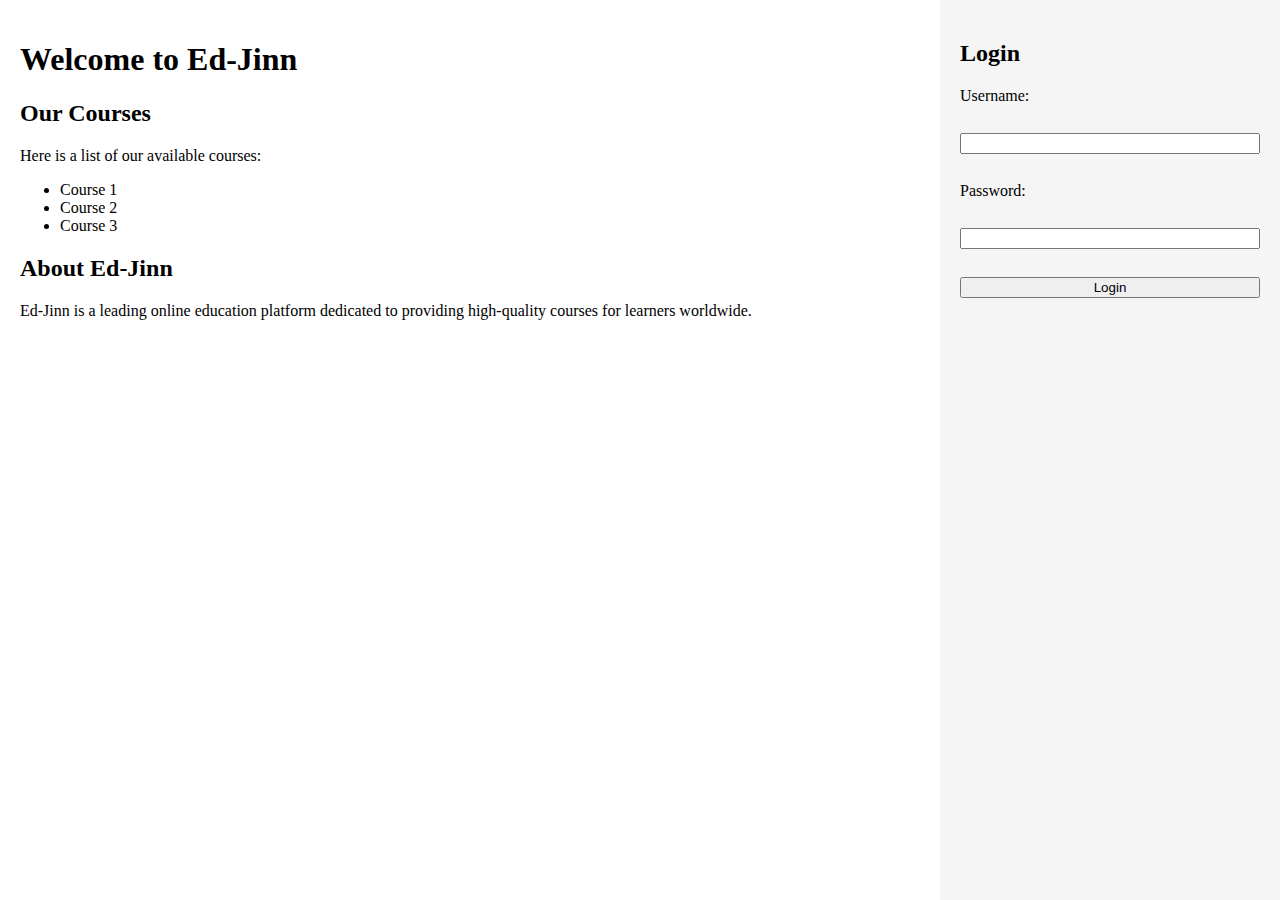
<file: index.html>
<!DOCTYPE html>
<html lang="en">
<head>
    <meta charset="UTF-8">
    <meta http-equiv="X-UA-Compatible" content="IE=edge">
    <meta name="viewport" content="width=device-width, initial-scale=1.0">
    <title>Ed-Jinn</title>
    <link rel="stylesheet" href="/css/indexstyle.css">
</head>
<body>
    <div id="content">
        <header>
            <h1>Welcome to Ed-Jinn</h1>
        </header>

        <section id="courses">
            <h2>Our Courses</h2>
            <p>Here is a list of our available courses:</p>
            <ul>
                <li>Course 1</li>
                <li>Course 2</li>
                <li>Course 3</li>
            </ul>
        </section>

        <section id="about">
            <h2>About Ed-Jinn</h2>
            <p>Ed-Jinn is a leading online education platform dedicated to providing high-quality courses for learners worldwide.</p>
        </section>
    </div>

    <div id="login">
        <h2>Login</h2>
        <form>
            <label for="username">Username:</label><br>
            <input type="text" id="username" name="username"><br>
            <label for="password">Password:</label><br>
            <input type="password" id="password" name="password"><br>
            <input type="submit" value="Login">
        </form>
    </div>
</body>
</html>
</file>
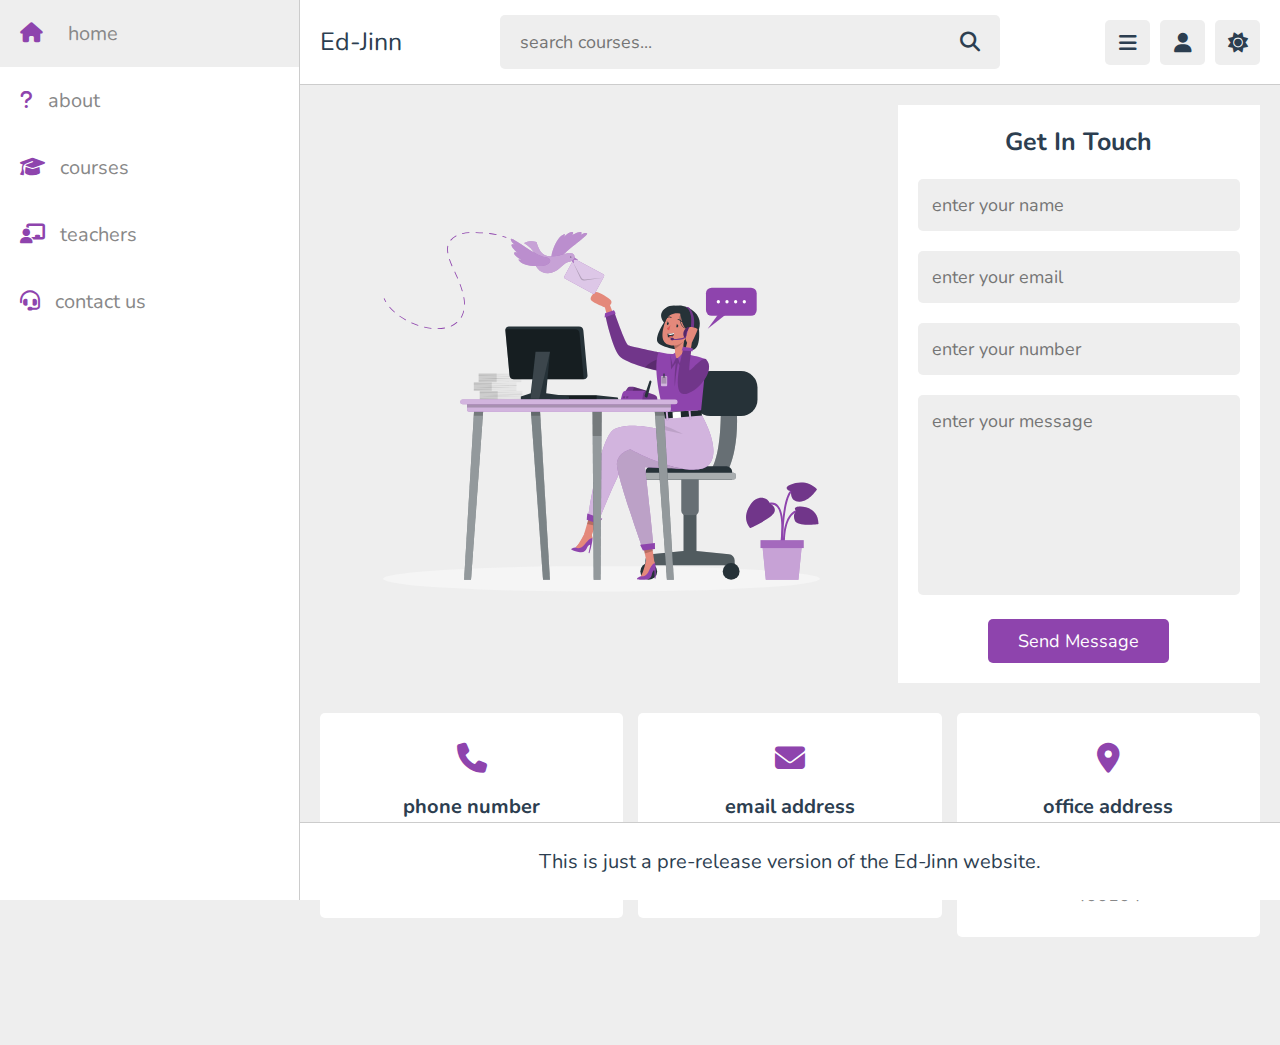
<file: contact.html>
<!DOCTYPE html>
<html lang="en">
<head>
   <meta charset="UTF-8">
   <meta http-equiv="X-UA-Compatible" content="IE=edge">
   <meta name="viewport" content="width=device-width, initial-scale=1.0">
   <title>contact us</title>

   <!-- font awesome cdn link  -->
   <link rel="stylesheet" href="https://cdnjs.cloudflare.com/ajax/libs/font-awesome/6.1.2/css/all.min.css">

   <!-- custom css file link  -->
   <link rel="stylesheet" href="css/style.css">

</head>
<body>

<header class="header">
   
   <section class="flex">

      <a href="home.html" class="logo">Ed-Jinn</a>

      <form action="search.html" method="post" class="search-form">
         <input type="text" name="search_box" required placeholder="search courses..." maxlength="100">
         <button type="submit" class="fas fa-search"></button>
      </form>

      <div class="icons">
         <div id="menu-btn" class="fas fa-bars"></div>
         <div id="search-btn" class="fas fa-search"></div>
         <div id="user-btn" class="fas fa-user"></div>
         <div id="toggle-btn" class="fas fa-sun"></div>
      </div>

     

   </section>

</header>   

<div class="side-bar">

   <div id="close-btn">
      <i class="fas fa-times"></i>
   </div>

   

   <nav class="navbar">
      <a href="home.html"><i class="fas fa-home"></i><span>home</span></a>
      <a href="about.html"><i class="fas fa-question"></i><span>about</span></a>
      <a href="courses.html"><i class="fas fa-graduation-cap"></i><span>courses</span></a>
      <a href="teachers.html"><i class="fas fa-chalkboard-user"></i><span>teachers</span></a>
      <a href="contact.html"><i class="fas fa-headset"></i><span>contact us</span></a>
   </nav>

</div>

<section class="contact">

   <div class="row">

      <div class="image">
         <img src="images/contact-img.svg" alt="">
      </div>

      <form action="" method="post">
         <h3>get in touch</h3>
         <input type="text" placeholder="enter your name" name="name" required maxlength="50" class="box">
         <input type="email" placeholder="enter your email" name="email" required maxlength="50" class="box">
         <input type="number" placeholder="enter your number" name="number" required maxlength="50" class="box">
         <textarea name="msg" class="box" placeholder="enter your message" required maxlength="1000" cols="30" rows="10"></textarea>
         <input type="submit" value="send message" class="inline-btn" name="submit">
      </form>

   </div>

   <div class="box-container">

      <div class="box">
         <i class="fas fa-phone"></i>
         <h3>phone number</h3>
         <a href="tel:1234567890">123-456-7890</a>
         <a href="tel:1112223333">111-222-3333</a>
      </div>
      
      <div class="box">
         <i class="fas fa-envelope"></i>
         <h3>email address</h3>
         <a href="mailto:shaikhanas@gmail.com">shaikhanas@gmail.come</a>
         <a href="mailto:anasbhai@gmail.com">anasbhai@gmail.come</a>
      </div>

      <div class="box">
         <i class="fas fa-map-marker-alt"></i>
         <h3>office address</h3>
         <a href="#">flat no. 1, a-1 building, jogeshwari, mumbai, india - 400104</a>
      </div>

   </div>

</section>














<footer class="footer">

   This is just a pre-release version of the Ed-Jinn website. 

</footer>

<!-- custom js file link  -->
<script src="js/script.js"></script>

   
</body>
</html>
</file>
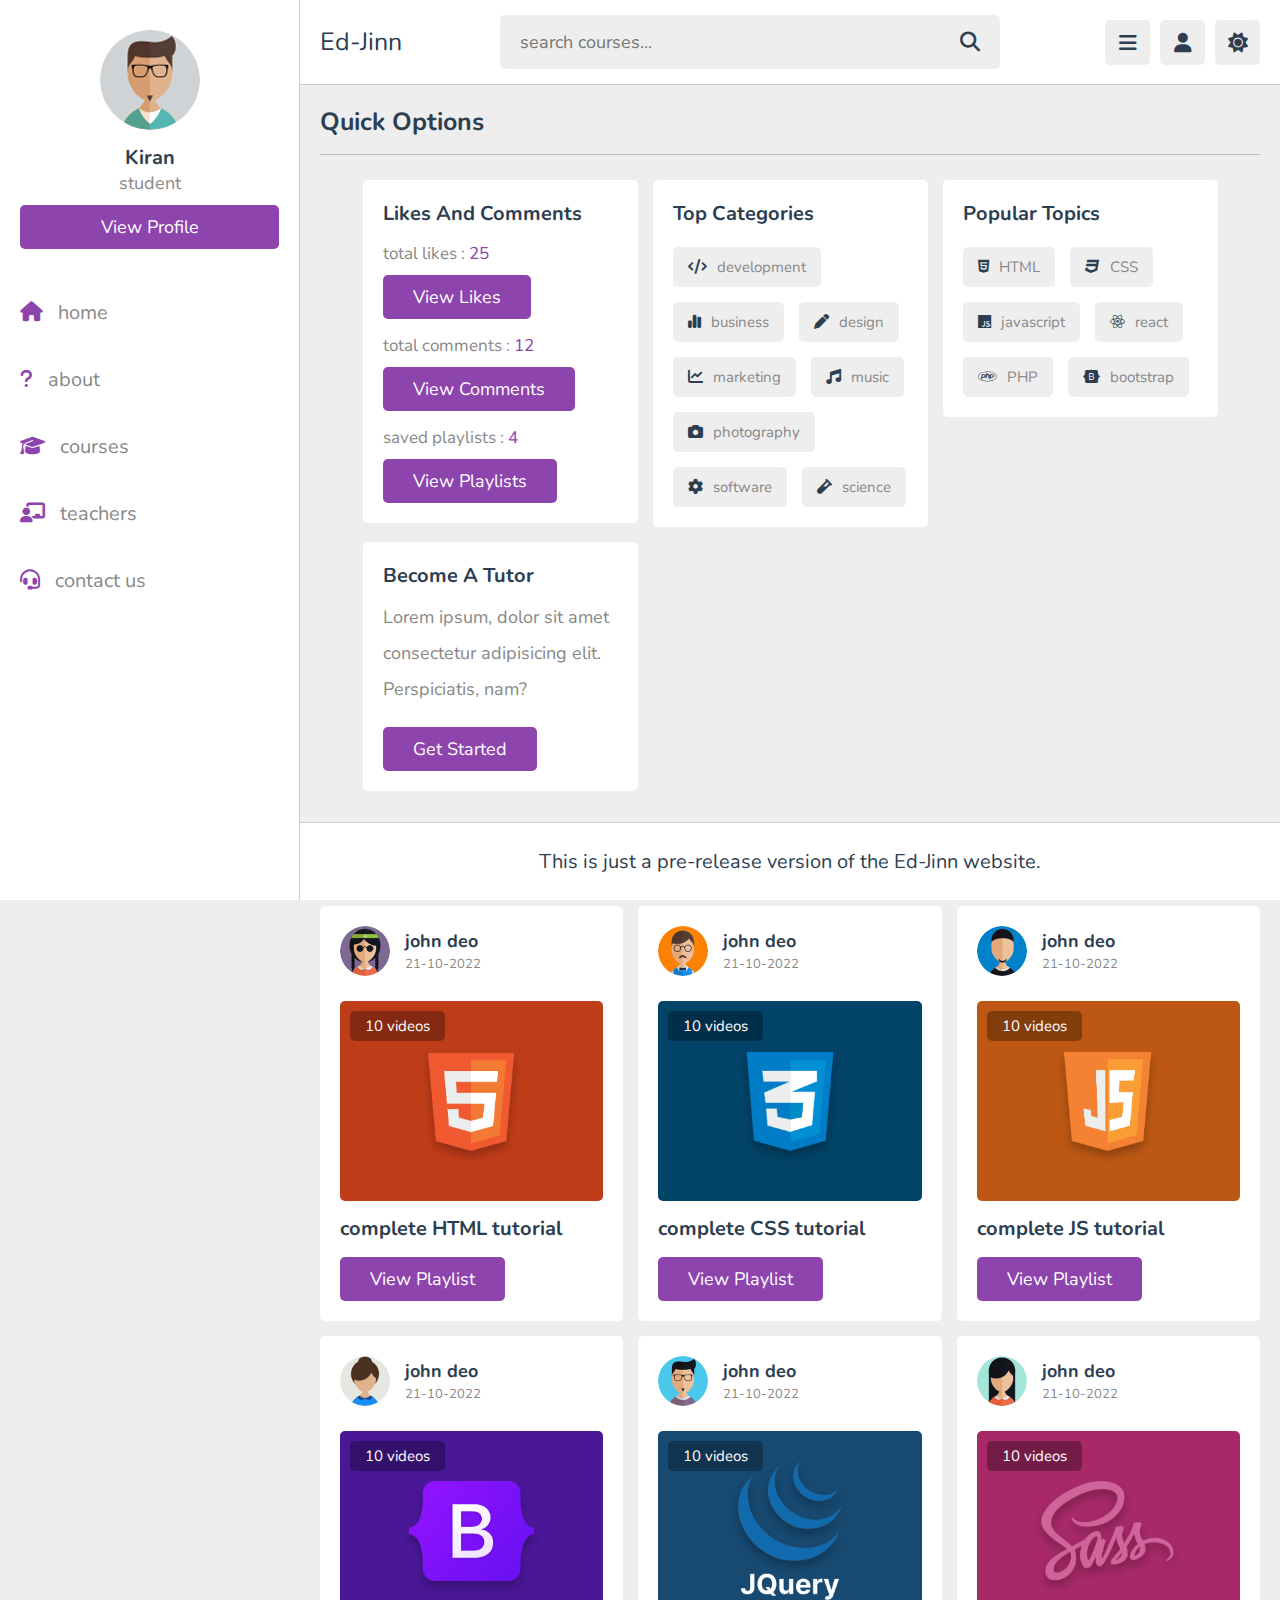
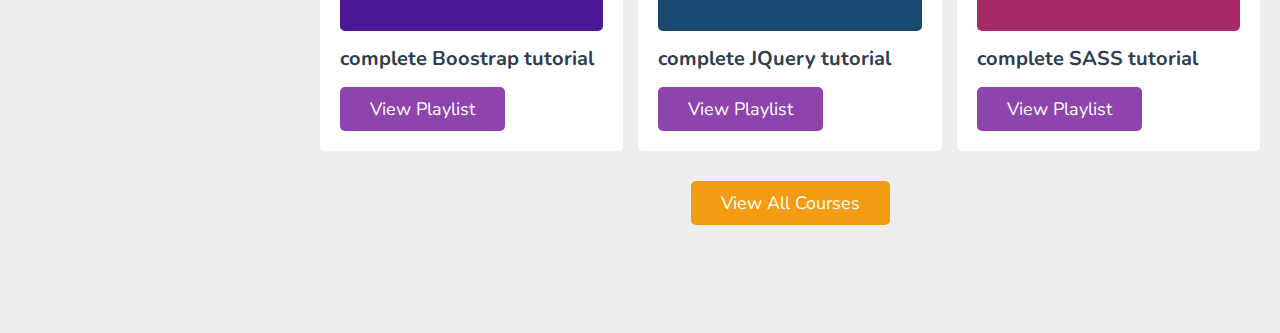
<file: home.html>
<!DOCTYPE html>
<html lang="en">
<head>
   <meta charset="UTF-8">
   <meta http-equiv="X-UA-Compatible" content="IE=edge">
   <meta name="viewport" content="width=device-width, initial-scale=1.0">
   <title>home</title>

   <!-- font awesome cdn link  -->
   <link rel="stylesheet" href="https://cdnjs.cloudflare.com/ajax/libs/font-awesome/6.1.2/css/all.min.css">

   <!-- custom css file link  -->
   <link rel="stylesheet" href="css/style.css">

</head>
<body>

<header class="header">
   
   <section class="flex">

      <a href="home.html" class="logo">Ed-Jinn</a>

      <form action="search.html" method="post" class="search-form">
         <input type="text" name="search_box" required placeholder="search courses..." maxlength="100">
         <button type="submit" class="fas fa-search"></button>
      </form>

      <div class="icons">
         <div id="menu-btn" class="fas fa-bars"></div>
         <div id="search-btn" class="fas fa-search"></div>
         <div id="user-btn" class="fas fa-user"></div>
         <div id="toggle-btn" class="fas fa-sun"></div>
      </div>

      <div class="profile">
         <img src="images/pic-1.jpg" class="image" alt="">
         <h3 class="name">shaikh anas</h3>
         <p class="role">studen</p>
         <a href="profile.html" class="btn">view profile</a>
         <div class="flex-btn">
            <a href="login.html" class="option-btn">login</a>
            <a href="register.html" class="option-btn">register</a>
         </div>
      </div>

   </section>

</header>   

<div class="side-bar">

   <div id="close-btn">
      <i class="fas fa-times"></i>
   </div>

   <div class="profile">
      <img src="images/pic-1.jpg" class="image" alt="">
      <h3 class="name">Kiran</h3>
      <p class="role">student</p>
      <a href="profile.html" class="btn">view profile</a>
   </div>

   <nav class="navbar">
      <a href="home.html"><i class="fas fa-home"></i><span>home</span></a>
      <a href="about.html"><i class="fas fa-question"></i><span>about</span></a>
      <a href="courses.html"><i class="fas fa-graduation-cap"></i><span>courses</span></a>
      <a href="teachers.html"><i class="fas fa-chalkboard-user"></i><span>teachers</span></a>
      <a href="contact.html"><i class="fas fa-headset"></i><span>contact us</span></a>
   </nav>

</div>

<section class="home-grid">

   <h1 class="heading">quick options</h1>

   <div class="box-container">

      <div class="box">
         <h3 class="title">likes and comments</h3>
         <p class="likes">total likes : <span>25</span></p>
         <a href="#" class="inline-btn">view likes</a>
         <p class="likes">total comments : <span>12</span></p>
         <a href="#" class="inline-btn">view comments</a>
         <p class="likes">saved playlists : <span>4</span></p>
         <a href="#" class="inline-btn">view playlists</a>
      </div>

      <div class="box">
         <h3 class="title">top categories</h3>
         <div class="flex">
            <a href="#"><i class="fas fa-code"></i><span>development</span></a>
            <a href="#"><i class="fas fa-chart-simple"></i><span>business</span></a>
            <a href="#"><i class="fas fa-pen"></i><span>design</span></a>
            <a href="#"><i class="fas fa-chart-line"></i><span>marketing</span></a>
            <a href="#"><i class="fas fa-music"></i><span>music</span></a>
            <a href="#"><i class="fas fa-camera"></i><span>photography</span></a>
            <a href="#"><i class="fas fa-cog"></i><span>software</span></a>
            <a href="#"><i class="fas fa-vial"></i><span>science</span></a>
         </div>
      </div>

      <div class="box">
         <h3 class="title">popular topics</h3>
         <div class="flex">
            <a href="#"><i class="fab fa-html5"></i><span>HTML</span></a>
            <a href="#"><i class="fab fa-css3"></i><span>CSS</span></a>
            <a href="#"><i class="fab fa-js"></i><span>javascript</span></a>
            <a href="#"><i class="fab fa-react"></i><span>react</span></a>
            <a href="#"><i class="fab fa-php"></i><span>PHP</span></a>
            <a href="#"><i class="fab fa-bootstrap"></i><span>bootstrap</span></a>
         </div>
      </div>

      <div class="box">
         <h3 class="title">become a tutor</h3>
         <p class="tutor">Lorem ipsum, dolor sit amet consectetur adipisicing elit. Perspiciatis, nam?</p>
         <a href="teachers.html" class="inline-btn">get started</a>
      </div>

   </div>

</section>



<section class="courses">

   <h1 class="heading">our courses</h1>

   <div class="box-container">

      <div class="box">
         <div class="tutor">
            <img src="images/pic-2.jpg" alt="">
            <div class="info">
               <h3>john deo</h3>
               <span>21-10-2022</span>
            </div>
         </div>
         <div class="thumb">
            <img src="images/thumb-1.png" alt="">
            <span>10 videos</span>
         </div>
         <h3 class="title">complete HTML tutorial</h3>
         <a href="playlist.html" class="inline-btn">view playlist</a>
      </div>

      <div class="box">
         <div class="tutor">
            <img src="images/pic-3.jpg" alt="">
            <div class="info">
               <h3>john deo</h3>
               <span>21-10-2022</span>
            </div>
         </div>
         <div class="thumb">
            <img src="images/thumb-2.png" alt="">
            <span>10 videos</span>
         </div>
         <h3 class="title">complete CSS tutorial</h3>
         <a href="playlist.html" class="inline-btn">view playlist</a>
      </div>

      <div class="box">
         <div class="tutor">
            <img src="images/pic-4.jpg" alt="">
            <div class="info">
               <h3>john deo</h3>
               <span>21-10-2022</span>
            </div>
         </div>
         <div class="thumb">
            <img src="images/thumb-3.png" alt="">
            <span>10 videos</span>
         </div>
         <h3 class="title">complete JS tutorial</h3>
         <a href="playlist.html" class="inline-btn">view playlist</a>
      </div>

      <div class="box">
         <div class="tutor">
            <img src="images/pic-5.jpg" alt="">
            <div class="info">
               <h3>john deo</h3>
               <span>21-10-2022</span>
            </div>
         </div>
         <div class="thumb">
            <img src="images/thumb-4.png" alt="">
            <span>10 videos</span>
         </div>
         <h3 class="title">complete Boostrap tutorial</h3>
         <a href="playlist.html" class="inline-btn">view playlist</a>
      </div>

      <div class="box">
         <div class="tutor">
            <img src="images/pic-6.jpg" alt="">
            <div class="info">
               <h3>john deo</h3>
               <span>21-10-2022</span>
            </div>
         </div>
         <div class="thumb">
            <img src="images/thumb-5.png" alt="">
            <span>10 videos</span>
         </div>
         <h3 class="title">complete JQuery tutorial</h3>
         <a href="playlist.html" class="inline-btn">view playlist</a>
      </div>

      <div class="box">
         <div class="tutor">
            <img src="images/pic-7.jpg" alt="">
            <div class="info">
               <h3>john deo</h3>
               <span>21-10-2022</span>
            </div>
         </div>
         <div class="thumb">
            <img src="images/thumb-6.png" alt="">
            <span>10 videos</span>
         </div>
         <h3 class="title">complete SASS tutorial</h3>
         <a href="playlist.html" class="inline-btn">view playlist</a>
      </div>

   </div>

   <div class="more-btn">
      <a href="courses.html" class="inline-option-btn">view all courses</a>
   </div>

</section>















<footer class="footer">

   This is just a pre-release version of the Ed-Jinn website. 

</footer>

<!-- custom js file link  -->
<script src="js/script.js"></script>

   
</body>
</html>
</file>
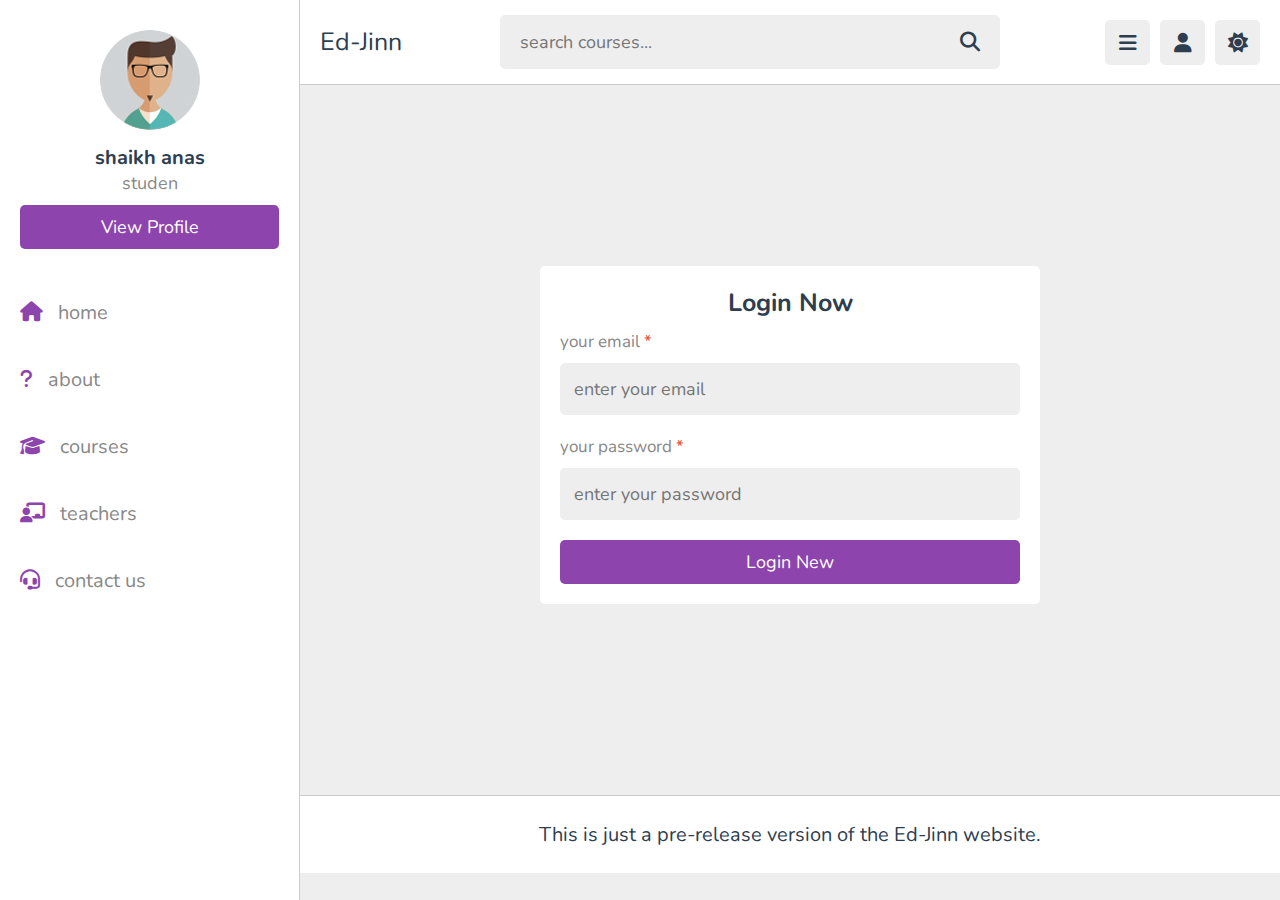
<file: login.html>
<!DOCTYPE html>
<html lang="en">
<head>
   <meta charset="UTF-8">
   <meta http-equiv="X-UA-Compatible" content="IE=edge">
   <meta name="viewport" content="width=device-width, initial-scale=1.0">
   <title>login</title>

   <!-- font awesome cdn link  -->
   <link rel="stylesheet" href="https://cdnjs.cloudflare.com/ajax/libs/font-awesome/6.1.2/css/all.min.css">

   <!-- custom css file link  -->
   <link rel="stylesheet" href="css/style.css">

</head>
<body>

<header class="header">
   
   <section class="flex">

      <a href="home.html" class="logo">Ed-Jinn</a>

      <form action="search.html" method="post" class="search-form">
         <input type="text" name="search_box" required placeholder="search courses..." maxlength="100">
         <button type="submit" class="fas fa-search"></button>
      </form>

      <div class="icons">
         <div id="menu-btn" class="fas fa-bars"></div>
         <div id="search-btn" class="fas fa-search"></div>
         <div id="user-btn" class="fas fa-user"></div>
         <div id="toggle-btn" class="fas fa-sun"></div>
      </div>

      <div class="profile">
         <img src="images/pic-1.jpg" class="image" alt="">
         <h3 class="name">shaikh anas</h3>
         <p class="role">studen</p>
         <a href="profile.html" class="btn">view profile</a>
         <div class="flex-btn">
            <a href="login.html" class="option-btn">login</a>
            <a href="register.html" class="option-btn">register</a>
         </div>
      </div>

   </section>

</header>   

<div class="side-bar">

   <div id="close-btn">
      <i class="fas fa-times"></i>
   </div>

   <div class="profile">
      <img src="images/pic-1.jpg" class="image" alt="">
      <h3 class="name">shaikh anas</h3>
      <p class="role">studen</p>
      <a href="profile.html" class="btn">view profile</a>
   </div>

   <nav class="navbar">
      <a href="home.html"><i class="fas fa-home"></i><span>home</span></a>
      <a href="about.html"><i class="fas fa-question"></i><span>about</span></a>
      <a href="courses.html"><i class="fas fa-graduation-cap"></i><span>courses</span></a>
      <a href="teachers.html"><i class="fas fa-chalkboard-user"></i><span>teachers</span></a>
      <a href="contact.html"><i class="fas fa-headset"></i><span>contact us</span></a>
   </nav>

</div>

<section class="form-container">

   <form action="" method="post" enctype="multipart/form-data">
      <h3>login now</h3>
      <p>your email <span>*</span></p>
      <input type="email" name="email" placeholder="enter your email" required maxlength="50" class="box">
      <p>your password <span>*</span></p>
      <input type="password" name="pass" placeholder="enter your password" required maxlength="20" class="box">
      <input type="submit" value="login new" name="submit" class="btn">
   </form>

</section>















<footer class="footer">

   This is just a pre-release version of the Ed-Jinn website. 

</footer>

<!-- custom js file link  -->
<script src="js/script.js"></script>

   
</body>
</html>
</file>
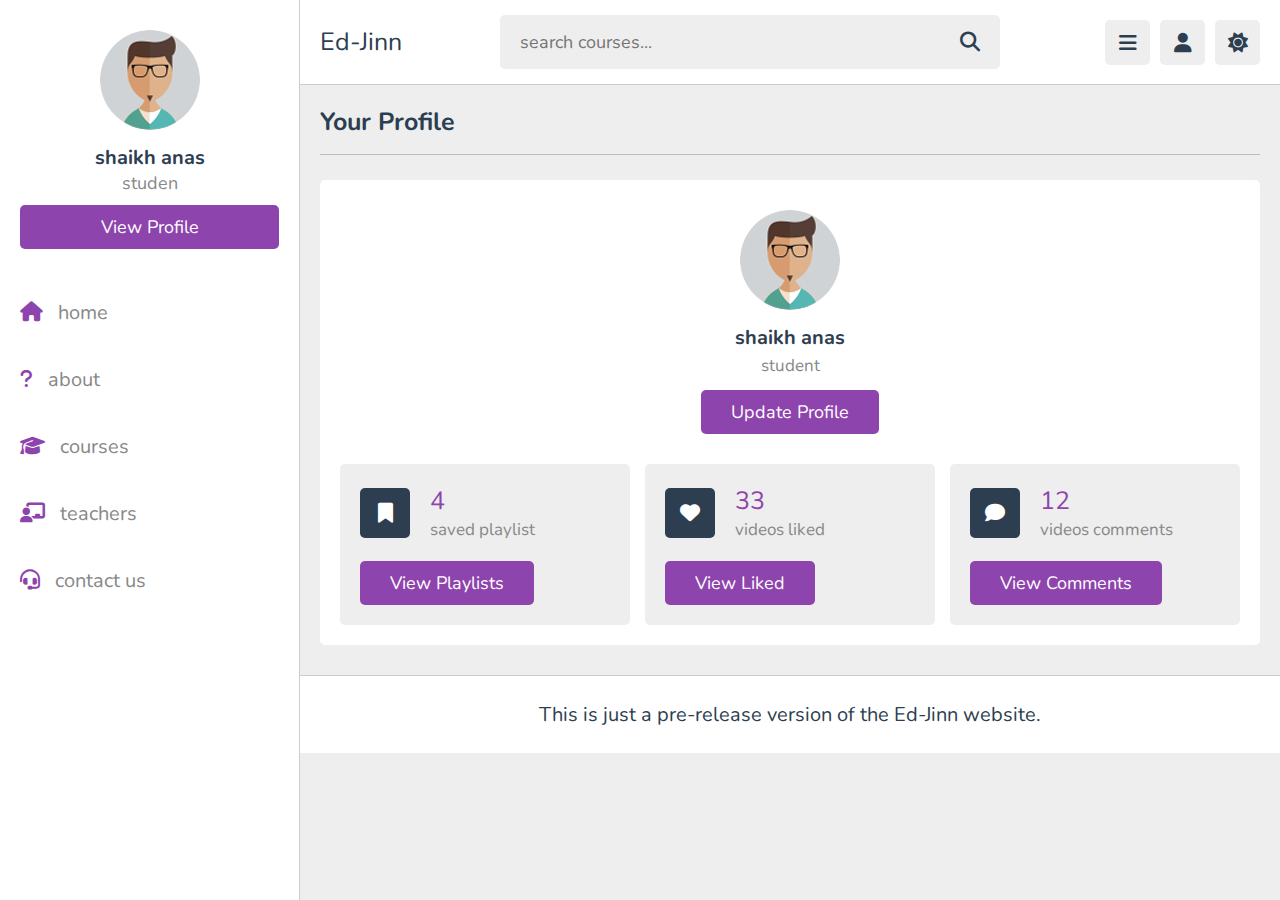
<file: profile.html>
<!DOCTYPE html>
<html lang="en">
<head>
   <meta charset="UTF-8">
   <meta http-equiv="X-UA-Compatible" content="IE=edge">
   <meta name="viewport" content="width=device-width, initial-scale=1.0">
   <title>profile</title>

   <!-- font awesome cdn link  -->
   <link rel="stylesheet" href="https://cdnjs.cloudflare.com/ajax/libs/font-awesome/6.1.2/css/all.min.css">

   <!-- custom css file link  -->
   <link rel="stylesheet" href="css/style.css">

</head>
<body>

<header class="header">
   
   <section class="flex">

      <a href="home.html" class="logo">Ed-Jinn</a>

      <form action="search.html" method="post" class="search-form">
         <input type="text" name="search_box" required placeholder="search courses..." maxlength="100">
         <button type="submit" class="fas fa-search"></button>
      </form>

      <div class="icons">
         <div id="menu-btn" class="fas fa-bars"></div>
         <div id="search-btn" class="fas fa-search"></div>
         <div id="user-btn" class="fas fa-user"></div>
         <div id="toggle-btn" class="fas fa-sun"></div>
      </div>

      <div class="profile">
         <img src="images/pic-1.jpg" class="image" alt="">
         <h3 class="name">shaikh anas</h3>
         <p class="role">studen</p>
         <a href="profile.html" class="btn">view profile</a>
         <div class="flex-btn">
            <a href="login.html" class="option-btn">login</a>
            <a href="register.html" class="option-btn">register</a>
         </div>
      </div>

   </section>

</header>   

<div class="side-bar">

   <div id="close-btn">
      <i class="fas fa-times"></i>
   </div>

   <div class="profile">
      <img src="images/pic-1.jpg" class="image" alt="">
      <h3 class="name">shaikh anas</h3>
      <p class="role">studen</p>
      <a href="profile.html" class="btn">view profile</a>
   </div>

   <nav class="navbar">
      <a href="home.html"><i class="fas fa-home"></i><span>home</span></a>
      <a href="about.html"><i class="fas fa-question"></i><span>about</span></a>
      <a href="courses.html"><i class="fas fa-graduation-cap"></i><span>courses</span></a>
      <a href="teachers.html"><i class="fas fa-chalkboard-user"></i><span>teachers</span></a>
      <a href="contact.html"><i class="fas fa-headset"></i><span>contact us</span></a>
   </nav>

</div>

<section class="user-profile">

   <h1 class="heading">your profile</h1>

   <div class="info">

      <div class="user">
         <img src="images/pic-1.jpg" alt="">
         <h3>shaikh anas</h3>
         <p>student</p>
         <a href="update.html" class="inline-btn">update profile</a>
      </div>
   
      <div class="box-container">
   
         <div class="box">
            <div class="flex">
               <i class="fas fa-bookmark"></i>
               <div>
                  <span>4</span>
                  <p>saved playlist</p>
               </div>
            </div>
            <a href="#" class="inline-btn">view playlists</a>
         </div>
   
         <div class="box">
            <div class="flex">
               <i class="fas fa-heart"></i>
               <div>
                  <span>33</span>
                  <p>videos liked</p>
               </div>
            </div>
            <a href="#" class="inline-btn">view liked</a>
         </div>
   
         <div class="box">
            <div class="flex">
               <i class="fas fa-comment"></i>
               <div>
                  <span>12</span>
                  <p>videos comments</p>
               </div>
            </div>
            <a href="#" class="inline-btn">view comments</a>
         </div>
   
      </div>
   </div>

</section>














<footer class="footer">

   This is just a pre-release version of the Ed-Jinn website. 

</footer>

<!-- custom js file link  -->
<script src="js/script.js"></script>

   
</body>
</html>
</file>
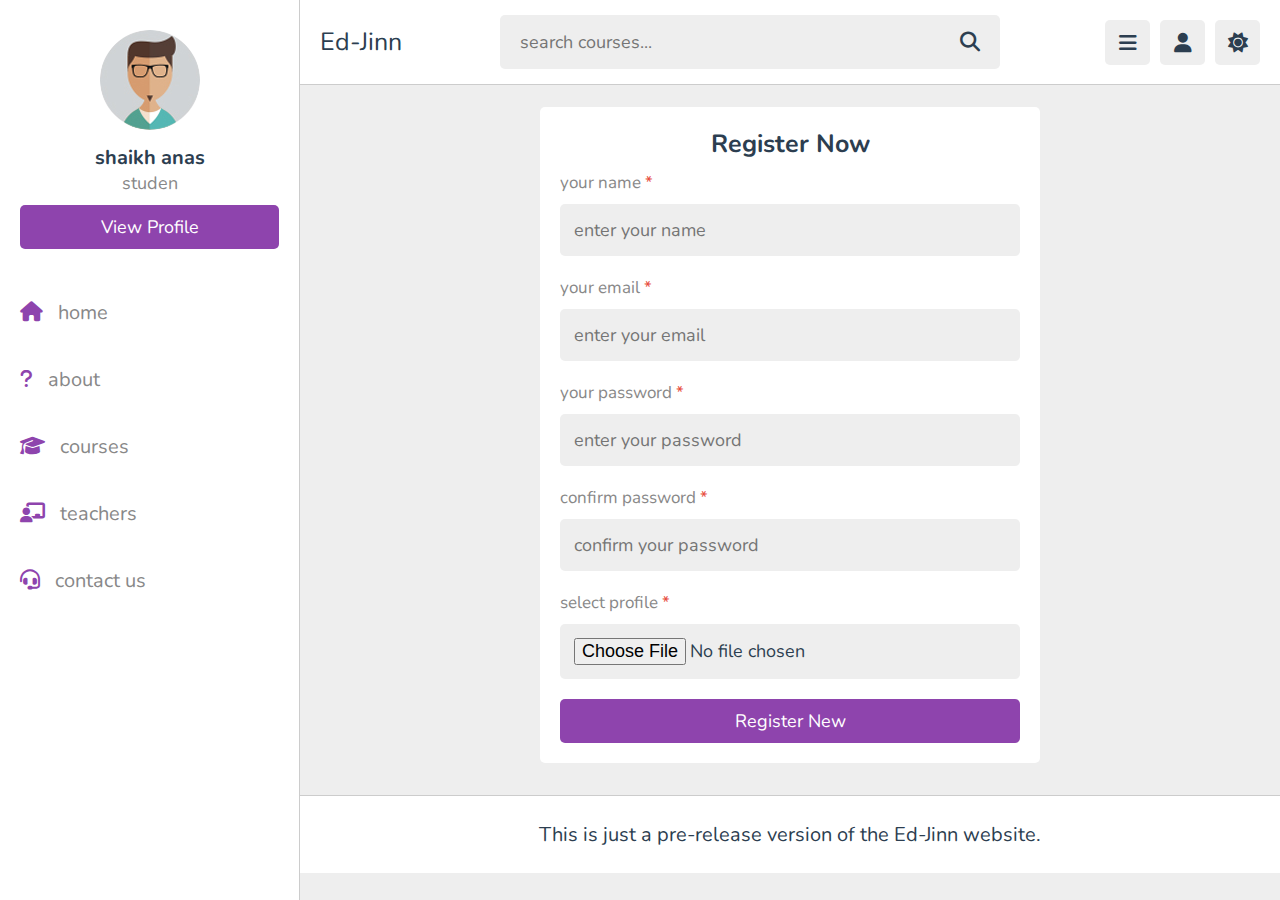
<file: register.html>
<!DOCTYPE html>
<html lang="en">
<head>
   <meta charset="UTF-8">
   <meta http-equiv="X-UA-Compatible" content="IE=edge">
   <meta name="viewport" content="width=device-width, initial-scale=1.0">
   <title>register</title>

   <!-- font awesome cdn link  -->
   <link rel="stylesheet" href="https://cdnjs.cloudflare.com/ajax/libs/font-awesome/6.1.2/css/all.min.css">

   <!-- custom css file link  -->
   <link rel="stylesheet" href="css/style.css">

</head>
<body>

<header class="header">
   
   <section class="flex">

      <a href="home.html" class="logo">Ed-Jinn</a>

      <form action="search.html" method="post" class="search-form">
         <input type="text" name="search_box" required placeholder="search courses..." maxlength="100">
         <button type="submit" class="fas fa-search"></button>
      </form>

      <div class="icons">
         <div id="menu-btn" class="fas fa-bars"></div>
         <div id="search-btn" class="fas fa-search"></div>
         <div id="user-btn" class="fas fa-user"></div>
         <div id="toggle-btn" class="fas fa-sun"></div>
      </div>

      <div class="profile">
         <img src="images/pic-1.jpg" class="image" alt="">
         <h3 class="name">shaikh anas</h3>
         <p class="role">studen</p>
         <a href="profile.html" class="btn">view profile</a>
         <div class="flex-btn">
            <a href="login.html" class="option-btn">login</a>
            <a href="register.html" class="option-btn">register</a>
         </div>
      </div>

   </section>

</header>   

<div class="side-bar">

   <div id="close-btn">
      <i class="fas fa-times"></i>
   </div>

   <div class="profile">
      <img src="images/pic-1.jpg" class="image" alt="">
      <h3 class="name">shaikh anas</h3>
      <p class="role">studen</p>
      <a href="profile.html" class="btn">view profile</a>
   </div>

   <nav class="navbar">
      <a href="home.html"><i class="fas fa-home"></i><span>home</span></a>
      <a href="about.html"><i class="fas fa-question"></i><span>about</span></a>
      <a href="courses.html"><i class="fas fa-graduation-cap"></i><span>courses</span></a>
      <a href="teachers.html"><i class="fas fa-chalkboard-user"></i><span>teachers</span></a>
      <a href="contact.html"><i class="fas fa-headset"></i><span>contact us</span></a>
   </nav>

</div>

<section class="form-container">

   <form action="" method="post" enctype="multipart/form-data">
      <h3>register now</h3>
      <p>your name <span>*</span></p>
      <input type="text" name="name" placeholder="enter your name" required maxlength="50" class="box">
      <p>your email <span>*</span></p>
      <input type="email" name="email" placeholder="enter your email" required maxlength="50" class="box">
      <p>your password <span>*</span></p>
      <input type="password" name="pass" placeholder="enter your password" required maxlength="20" class="box">
      <p>confirm password <span>*</span></p>
      <input type="password" name="c_pass" placeholder="confirm your password" required maxlength="20" class="box">
      <p>select profile <span>*</span></p>
      <input type="file" accept="image/*" required class="box">
      <input type="submit" value="register new" name="submit" class="btn">
   </form>

</section>















<footer class="footer">

   This is just a pre-release version of the Ed-Jinn website. 

</footer>

<!-- custom js file link  -->
<script src="js/script.js"></script>

   
</body>
</html>
</file>
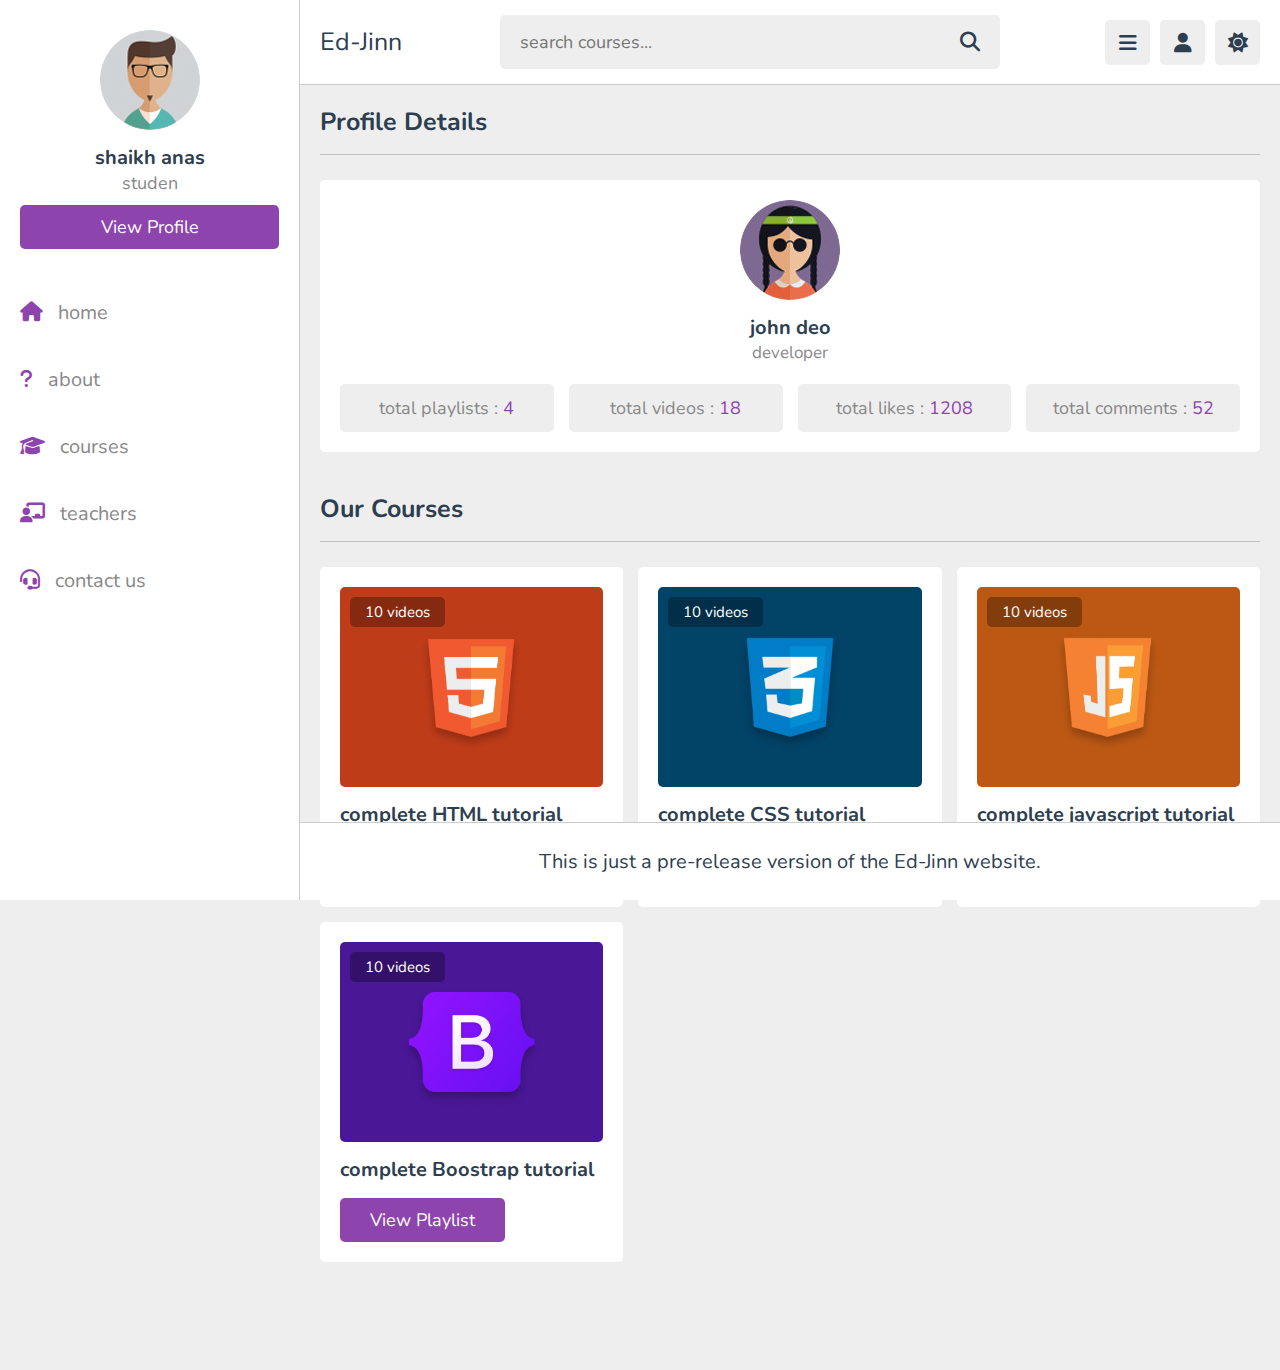
<file: teacher_profile.html>
<!DOCTYPE html>
<html lang="en">
<head>
   <meta charset="UTF-8">
   <meta http-equiv="X-UA-Compatible" content="IE=edge">
   <meta name="viewport" content="width=device-width, initial-scale=1.0">
   <title>tutor profile</title>

   <!-- font awesome cdn link  -->
   <link rel="stylesheet" href="https://cdnjs.cloudflare.com/ajax/libs/font-awesome/6.1.2/css/all.min.css">

   <!-- custom css file link  -->
   <link rel="stylesheet" href="css/style.css">

</head>
<body>

<header class="header">
   
   <section class="flex">

      <a href="home.html" class="logo">Ed-Jinn</a>

      <form action="search.html" method="post" class="search-form">
         <input type="text" name="search_box" required placeholder="search courses..." maxlength="100">
         <button type="submit" class="fas fa-search"></button>
      </form>

      <div class="icons">
         <div id="menu-btn" class="fas fa-bars"></div>
         <div id="search-btn" class="fas fa-search"></div>
         <div id="user-btn" class="fas fa-user"></div>
         <div id="toggle-btn" class="fas fa-sun"></div>
      </div>

      <div class="profile">
         <img src="images/pic-1.jpg" class="image" alt="">
         <h3 class="name">shaikh anas</h3>
         <p class="role">studen</p>
         <a href="profile.html" class="btn">view profile</a>
         <div class="flex-btn">
            <a href="login.html" class="option-btn">login</a>
            <a href="register.html" class="option-btn">register</a>
         </div>
      </div>

   </section>

</header>   

<div class="side-bar">

   <div id="close-btn">
      <i class="fas fa-times"></i>
   </div>

   <div class="profile">
      <img src="images/pic-1.jpg" class="image" alt="">
      <h3 class="name">shaikh anas</h3>
      <p class="role">studen</p>
      <a href="profile.html" class="btn">view profile</a>
   </div>

   <nav class="navbar">
      <a href="home.html"><i class="fas fa-home"></i><span>home</span></a>
      <a href="about.html"><i class="fas fa-question"></i><span>about</span></a>
      <a href="courses.html"><i class="fas fa-graduation-cap"></i><span>courses</span></a>
      <a href="teachers.html"><i class="fas fa-chalkboard-user"></i><span>teachers</span></a>
      <a href="contact.html"><i class="fas fa-headset"></i><span>contact us</span></a>
   </nav>

</div>

<section class="teacher-profile">

   <h1 class="heading">profile details</h1>

   <div class="details">
      <div class="tutor">
         <img src="images/pic-2.jpg" alt="">
         <h3>john deo</h3>
         <span>developer</span>
      </div>
      <div class="flex">
         <p>total playlists : <span>4</span></p>
         <p>total videos : <span>18</span></p>
         <p>total likes : <span>1208</span></p>
         <p>total comments : <span>52</span></p>
      </div>
   </div>

</section>

<section class="courses">

   <h1 class="heading">our courses</h1>

   <div class="box-container">

      <div class="box">
         <div class="thumb">
            <img src="images/thumb-1.png" alt="">
            <span>10 videos</span>
         </div>
         <h3 class="title">complete HTML tutorial</h3>
         <a href="playlist.html" class="inline-btn">view playlist</a>
      </div>

      <div class="box">
         <div class="thumb">
            <img src="images/thumb-2.png" alt="">
            <span>10 videos</span>
         </div>
         <h3 class="title">complete CSS tutorial</h3>
         <a href="playlist.html" class="inline-btn">view playlist</a>
      </div>

      <div class="box">
         <div class="thumb">
            <img src="images/thumb-3.png" alt="">
            <span>10 videos</span>
         </div>
         <h3 class="title">complete javascript tutorial</h3>
         <a href="playlist.html" class="inline-btn">view playlist</a>
      </div>

      <div class="box">
         <div class="thumb">
            <img src="images/thumb-4.png" alt="">
            <span>10 videos</span>
         </div>
         <h3 class="title">complete Boostrap tutorial</h3>
         <a href="playlist.html" class="inline-btn">view playlist</a>
      </div>

   </div>

</section>












<footer class="footer">

   This is just a pre-release version of the Ed-Jinn website. 

</footer>

<!-- custom js file link  -->
<script src="js/script.js"></script>

   
</body>
</html>
</file>
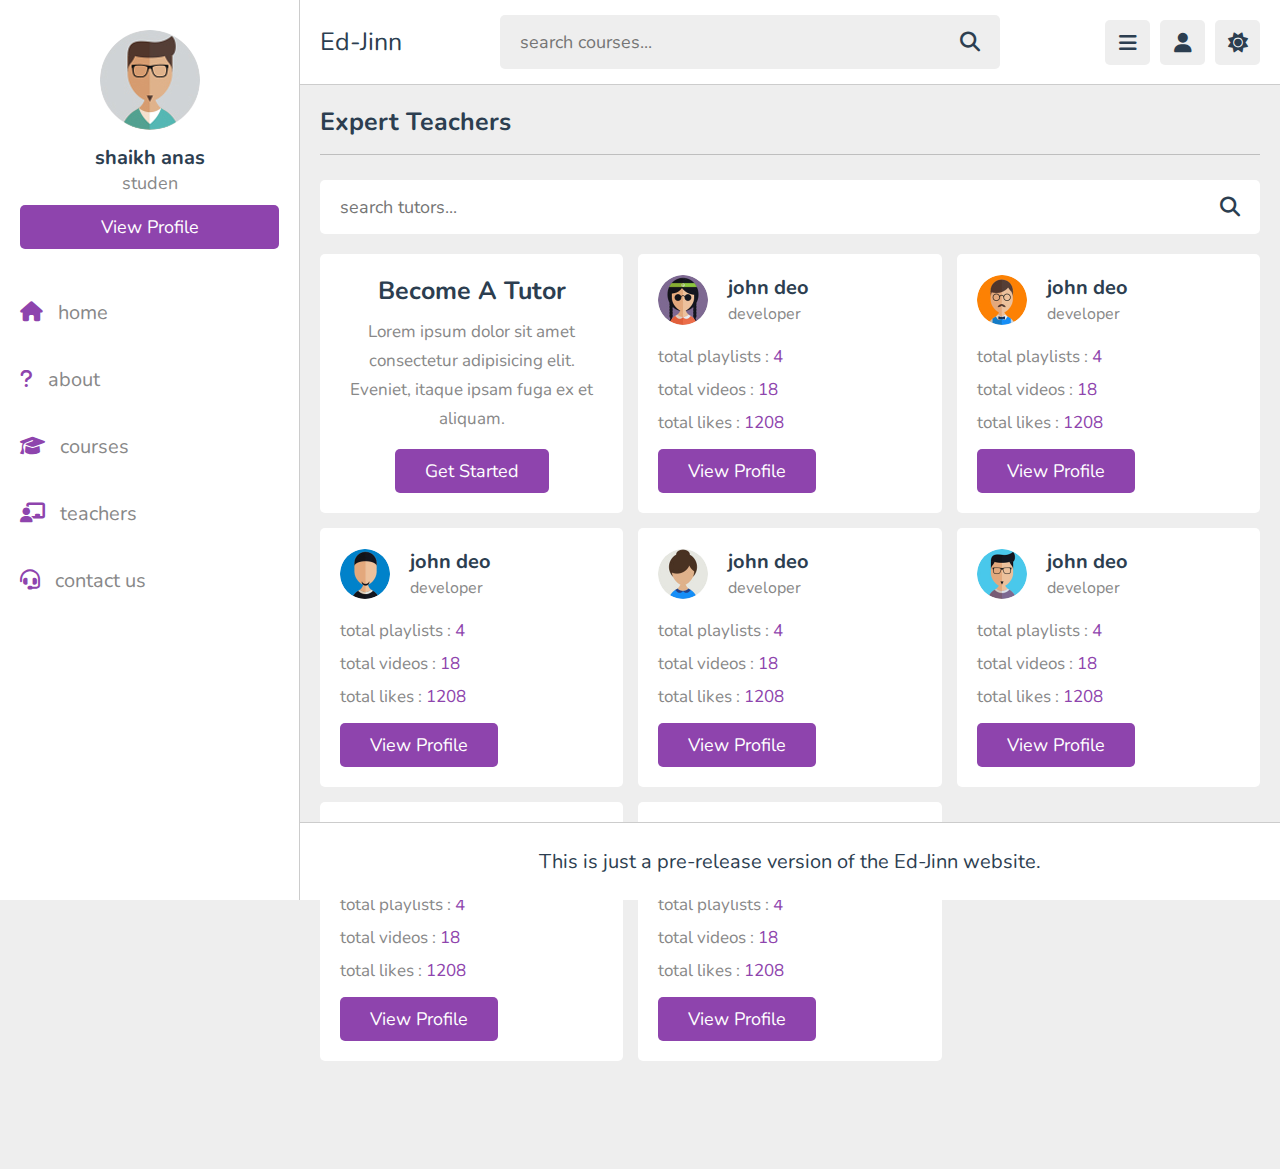
<file: teachers.html>
<!DOCTYPE html>
<html lang="en">
<head>
   <meta charset="UTF-8">
   <meta http-equiv="X-UA-Compatible" content="IE=edge">
   <meta name="viewport" content="width=device-width, initial-scale=1.0">
   <title>teachers</title>

   <!-- font awesome cdn link  -->
   <link rel="stylesheet" href="https://cdnjs.cloudflare.com/ajax/libs/font-awesome/6.1.2/css/all.min.css">

   <!-- custom css file link  -->
   <link rel="stylesheet" href="css/style.css">

</head>
<body>

<header class="header">
   
   <section class="flex">

      <a href="home.html" class="logo">Ed-Jinn</a>

      <form action="search.html" method="post" class="search-form">
         <input type="text" name="search_box" required placeholder="search courses..." maxlength="100">
         <button type="submit" class="fas fa-search"></button>
      </form>

      <div class="icons">
         <div id="menu-btn" class="fas fa-bars"></div>
         <div id="search-btn" class="fas fa-search"></div>
         <div id="user-btn" class="fas fa-user"></div>
         <div id="toggle-btn" class="fas fa-sun"></div>
      </div>

      <div class="profile">
         <img src="images/pic-1.jpg" class="image" alt="">
         <h3 class="name">shaikh anas</h3>
         <p class="role">studen</p>
         <a href="profile.html" class="btn">view profile</a>
         <div class="flex-btn">
            <a href="login.html" class="option-btn">login</a>
            <a href="register.html" class="option-btn">register</a>
         </div>
      </div>

   </section>

</header>   

<div class="side-bar">

   <div id="close-btn">
      <i class="fas fa-times"></i>
   </div>

   <div class="profile">
      <img src="images/pic-1.jpg" class="image" alt="">
      <h3 class="name">shaikh anas</h3>
      <p class="role">studen</p>
      <a href="profile.html" class="btn">view profile</a>
   </div>

   <nav class="navbar">
      <a href="home.html"><i class="fas fa-home"></i><span>home</span></a>
      <a href="about.html"><i class="fas fa-question"></i><span>about</span></a>
      <a href="courses.html"><i class="fas fa-graduation-cap"></i><span>courses</span></a>
      <a href="teachers.html"><i class="fas fa-chalkboard-user"></i><span>teachers</span></a>
      <a href="contact.html"><i class="fas fa-headset"></i><span>contact us</span></a>
   </nav>

</div>

<section class="teachers">

   <h1 class="heading">expert teachers</h1>

   <form action="" method="post" class="search-tutor">
      <input type="text" name="search_box" placeholder="search tutors..." required maxlength="100">
      <button type="submit" class="fas fa-search" name="search_tutor"></button>
   </form>

   <div class="box-container">

      <div class="box offer">
         <h3>become a tutor</h3>
         <p>Lorem ipsum dolor sit amet consectetur adipisicing elit. Eveniet, itaque ipsam fuga ex et aliquam.</p>
         <a href="register.html" class="inline-btn">get started</a>
      </div>

      <div class="box">
         <div class="tutor">
            <img src="images/pic-2.jpg" alt="">
            <div>
               <h3>john deo</h3>
               <span>developer</span>
            </div>
         </div>
         <p>total playlists : <span>4</span></p>
         <p>total videos : <span>18</span></p>
         <p>total likes : <span>1208</span></p>
         <a href="teacher_profile.html" class="inline-btn">view profile</a>
      </div>

      <div class="box">
         <div class="tutor">
            <img src="images/pic-3.jpg" alt="">
            <div>
               <h3>john deo</h3>
               <span>developer</span>
            </div>
         </div>
         <p>total playlists : <span>4</span></p>
         <p>total videos : <span>18</span></p>
         <p>total likes : <span>1208</span></p>
         <a href="teacher_profile.html" class="inline-btn">view profile</a>
      </div>

      <div class="box">
         <div class="tutor">
            <img src="images/pic-4.jpg" alt="">
            <div>
               <h3>john deo</h3>
               <span>developer</span>
            </div>
         </div>
         <p>total playlists : <span>4</span></p>
         <p>total videos : <span>18</span></p>
         <p>total likes : <span>1208</span></p>
         <a href="teacher_profile.html" class="inline-btn">view profile</a>
      </div>

      <div class="box">
         <div class="tutor">
            <img src="images/pic-5.jpg" alt="">
            <div>
               <h3>john deo</h3>
               <span>developer</span>
            </div>
         </div>
         <p>total playlists : <span>4</span></p>
         <p>total videos : <span>18</span></p>
         <p>total likes : <span>1208</span></p>
         <a href="teacher_profile.html" class="inline-btn">view profile</a>
      </div>

      <div class="box">
         <div class="tutor">
            <img src="images/pic-6.jpg" alt="">
            <div>
               <h3>john deo</h3>
               <span>developer</span>
            </div>
         </div>
         <p>total playlists : <span>4</span></p>
         <p>total videos : <span>18</span></p>
         <p>total likes : <span>1208</span></p>
         <a href="teacher_profile.html" class="inline-btn">view profile</a>
      </div>

      <div class="box">
         <div class="tutor">
            <img src="images/pic-7.jpg" alt="">
            <div>
               <h3>john deo</h3>
               <span>developer</span>
            </div>
         </div>
         <p>total playlists : <span>4</span></p>
         <p>total videos : <span>18</span></p>
         <p>total likes : <span>1208</span></p>
         <a href="teacher_profile.html" class="inline-btn">view profile</a>
      </div>

      <div class="box">
         <div class="tutor">
            <img src="images/pic-8.jpg" alt="">
            <div>
               <h3>john deo</h3>
               <span>developer</span>
            </div>
         </div>
         <p>total playlists : <span>4</span></p>
         <p>total videos : <span>18</span></p>
         <p>total likes : <span>1208</span></p>
         <a href="teacher_profile.html" class="inline-btn">view profile</a>
      </div>

   </div>

</section>














<footer class="footer">

   This is just a pre-release version of the Ed-Jinn website. 

</footer>

<!-- custom js file link  -->
<script src="js/script.js"></script>

   
</body>
</html>
</file>
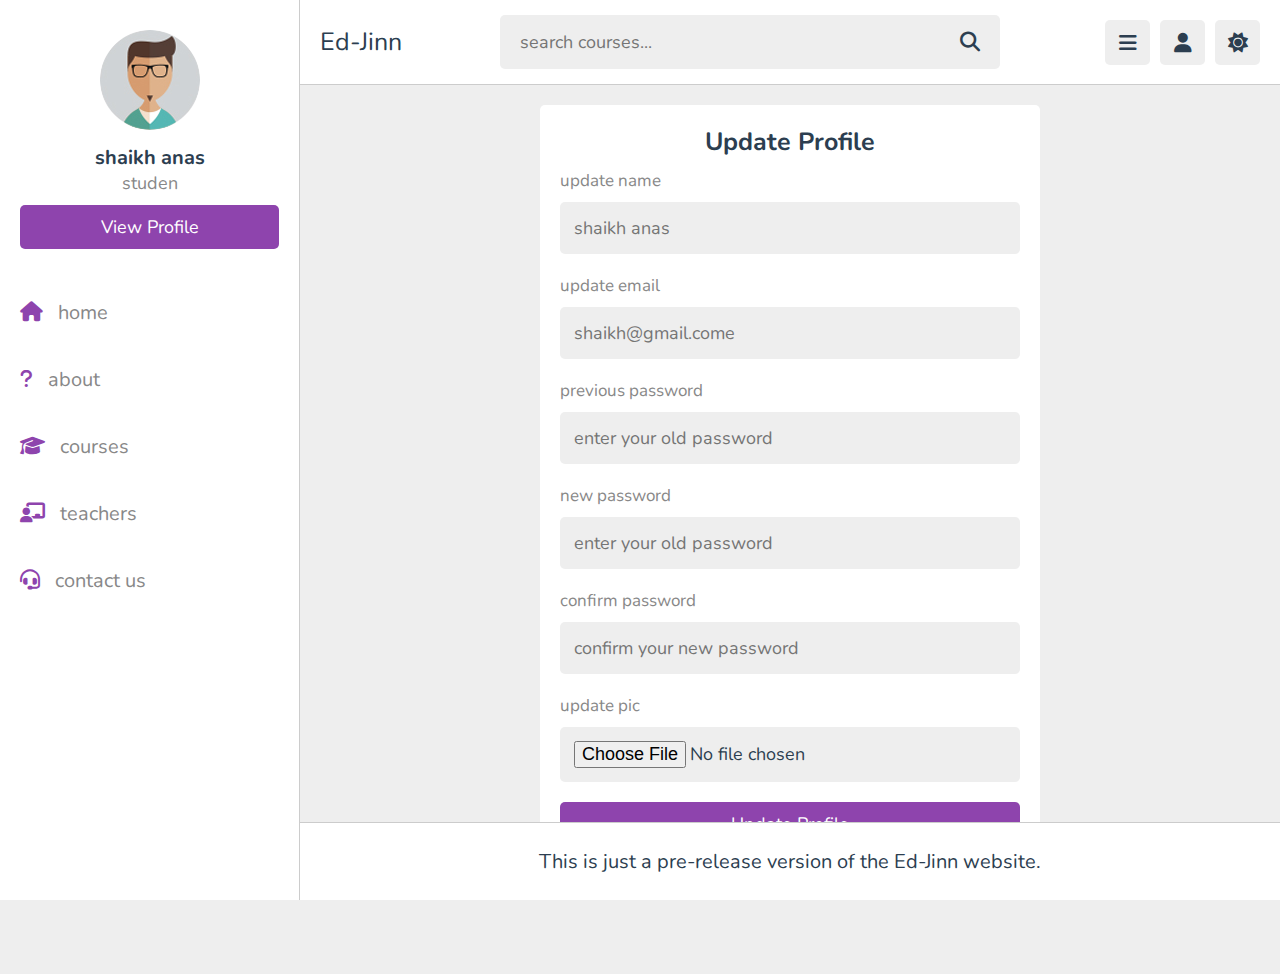
<file: update.html>
<!DOCTYPE html>
<html lang="en">
<head>
   <meta charset="UTF-8">
   <meta http-equiv="X-UA-Compatible" content="IE=edge">
   <meta name="viewport" content="width=device-width, initial-scale=1.0">
   <title>update</title>

   <!-- font awesome cdn link  -->
   <link rel="stylesheet" href="https://cdnjs.cloudflare.com/ajax/libs/font-awesome/6.1.2/css/all.min.css">

   <!-- custom css file link  -->
   <link rel="stylesheet" href="css/style.css">

</head>
<body>

<header class="header">
   
   <section class="flex">

      <a href="home.html" class="logo">Ed-Jinn</a>

      <form action="search.html" method="post" class="search-form">
         <input type="text" name="search_box" required placeholder="search courses..." maxlength="100">
         <button type="submit" class="fas fa-search"></button>
      </form>

      <div class="icons">
         <div id="menu-btn" class="fas fa-bars"></div>
         <div id="search-btn" class="fas fa-search"></div>
         <div id="user-btn" class="fas fa-user"></div>
         <div id="toggle-btn" class="fas fa-sun"></div>
      </div>

      <div class="profile">
         <img src="images/pic-1.jpg" class="image" alt="">
         <h3 class="name">shaikh anas</h3>
         <p class="role">studen</p>
         <a href="profile.html" class="btn">view profile</a>
         <div class="flex-btn">
            <a href="login.html" class="option-btn">login</a>
            <a href="register.html" class="option-btn">register</a>
         </div>
      </div>

   </section>

</header>   

<div class="side-bar">

   <div id="close-btn">
      <i class="fas fa-times"></i>
   </div>

   <div class="profile">
      <img src="images/pic-1.jpg" class="image" alt="">
      <h3 class="name">shaikh anas</h3>
      <p class="role">studen</p>
      <a href="profile.html" class="btn">view profile</a>
   </div>

   <nav class="navbar">
      <a href="home.html"><i class="fas fa-home"></i><span>home</span></a>
      <a href="about.html"><i class="fas fa-question"></i><span>about</span></a>
      <a href="courses.html"><i class="fas fa-graduation-cap"></i><span>courses</span></a>
      <a href="teachers.html"><i class="fas fa-chalkboard-user"></i><span>teachers</span></a>
      <a href="contact.html"><i class="fas fa-headset"></i><span>contact us</span></a>
   </nav>

</div>

<section class="form-container">

   <form action="" method="post" enctype="multipart/form-data">
      <h3>update profile</h3>
      <p>update name</p>
      <input type="text" name="name" placeholder="shaikh anas" maxlength="50" class="box">
      <p>update email</p>
      <input type="email" name="email" placeholder="shaikh@gmail.come" maxlength="50" class="box">
      <p>previous password</p>
      <input type="password" name="old_pass" placeholder="enter your old password" maxlength="20" class="box">
      <p>new password</p>
      <input type="password" name="new_pass" placeholder="enter your old password" maxlength="20" class="box">
      <p>confirm password</p>
      <input type="password" name="c_pass" placeholder="confirm your new password" maxlength="20" class="box">
      <p>update pic</p>
      <input type="file" accept="image/*" class="box">
      <input type="submit" value="update profile" name="submit" class="btn">
   </form>

</section>















<footer class="footer">

   This is just a pre-release version of the Ed-Jinn website. 

</footer>

<!-- custom js file link  -->
<script src="js/script.js"></script>

   
</body>
</html>
</file>
<file: css/indexstyle.css>
body {
    display: flex;
    height: 100vh;
    margin: 0;
    overflow: hidden;
}

#content {
    flex: 1;
    overflow-y: auto;
    padding: 20px;
}

#login {
    width: 300px;
    background-color: #f5f5f5;
    padding: 20px;
}

header,
section {
    margin-bottom: 20px;
}

form {
    display: flex;
    flex-direction: column;
}

label,
input {
    margin-bottom: 10px;
}
</file>
<file: css/style.css>
@import url('https://fonts.googleapis.com/css2?family=Nunito:wght@200;300;400;500;600;700&display=swap');

:root{
   --main-color:#8e44ad;
   --red:#e74c3c;
   --orange:#f39c12;
   --light-color:#888;
   --light-bg:#eee;
   --black:#2c3e50;
   --white:#fff;
   --border:.1rem solid rgba(0,0,0,.2);
}

*{
   font-family: 'Nunito', sans-serif;
   margin:0; padding:0;
   box-sizing: border-box;
   outline: none; border:none;
   text-decoration: none;
}

*::selection{
   background-color: var(--main-color);
   color:#fff;
}

html{
   font-size: 62.5%;
   overflow-x: hidden;
}

html::-webkit-scrollbar{
   width: 1rem;
   height: .5rem;
}

html::-webkit-scrollbar-track{
   background-color: transparent;
}

html::-webkit-scrollbar-thumb{
   background-color: var(--main-color);
}

body{
   background-color: var(--light-bg);
   padding-left: 30rem;
}

body.dark{
   --light-color:#aaa;
   --light-bg:#333;
   --black:#fff;
   --white:#222;
   --border:.1rem solid rgba(255,255,255,.2);
}

body.active{
   padding-left: 0;
}

section{
   padding:2rem;
   margin: 0 auto;
   max-width: 1200px;
}

.heading{
   font-size: 2.5rem;
   color:var(--black);
   margin-bottom: 2.5rem;
   border-bottom: var(--border);
   padding-bottom: 1.5rem;
   text-transform: capitalize;
}

.inline-btn,
.inline-option-btn,
.inline-delete-btn,
.btn,
.delete-btn,
.option-btn{
   border-radius: .5rem;
   color:#fff;
   font-size: 1.8rem;
   cursor: pointer;
   text-transform: capitalize;
   padding:1rem 3rem;
   text-align: center;
   margin-top: 1rem;
}

.btn,
.delete-btn,
.option-btn{
   display: block;
   width: 100%;
}

.inline-btn,
.inline-option-btn,
.inline-delete-btn{
   display: inline-block;
}

.btn,
.inline-btn{
   background-color: var(--main-color);
}

.option-btn,
.inline-option-btn{
   background-color:var(--orange);
}

.delete-btn,
.inline-delete-btn{
   background-color: var(--red);
}

.inline-btn:hover,
.inline-option-btn:hover,
.inline-delete-btn:hover,
.btn:hover,
.delete-btn:hover,
.option-btn:hover{
   background-color: var(--black);
   color: var(--white);
}

.flex-btn{
   display: flex;
   gap: 1rem;
}

.header{
   position: sticky;
   top:0; left:0; right: 0;
   background-color: var(--white);
   z-index: 1000;
   border-bottom: var(--border);
}

.header .flex{
   display: flex;
   align-items: center;
   justify-content: space-between;
   position: relative;
   padding: 1.5rem 2rem;
}

.header .flex .logo{
   font-size: 2.5rem;
   color: var(--black);
}

.header .flex .search-form{
   width: 50rem;
   border-radius: .5rem;
   background-color: var(--light-bg);
   padding:1.5rem 2rem;
   display: flex;
   gap:2rem;

}

.header .flex .search-form input{
   width: 100%;
   font-size: 1.8rem;
   color:var(--black);
   background:none;
}

.header .flex .search-form button{
   background:none;
   font-size: 2rem;
   cursor: pointer;
   color:var(--black);
}

.header .flex .search-form button:hover{
   color: var(--main-color);
}

.header .flex .icons div{
   font-size: 2rem;
   color:var(--black);
   background-color: var(--light-bg);
   border-radius: .5rem;
   height: 4.5rem;
   width: 4.5rem;
   line-height: 4.5rem;
   cursor: pointer;
   text-align: center;
   margin-left: .7rem;
}

.header .flex .icons div:hover{
   background-color: var(--black);
   color:var(--white);
}

.header .flex .profile{
   position: absolute;
   top:120%; right: 2rem;
   background-color: var(--white);
   border-radius: .5rem;
   padding: 1.5rem;
   text-align: center;
   overflow: hidden;
   transform-origin: top right;
   transform: scale(0);
   transition: .2s linear;
   width: 30rem;
}

.header .flex .profile.active{
   transform: scale(1);
}

.header .flex .profile .image{
   height: 10rem;
   width: 10rem;
   border-radius: 50%;
   object-fit: contain;
   margin-bottom: 1rem;
}

.header .flex .profile .name{
   font-size: 2rem;
   color:var(--black);
   overflow: hidden;
   text-overflow: ellipsis;
   white-space: nowrap;
}

.header .flex .profile .role{
   font-size: 1.8rem;
   color: var(--light-color);
}

#search-btn{
   display: none;
}

.side-bar{
   position: fixed;
   top: 0; left: 0;
   width: 30rem;
   background-color: var(--white);
   height: 100vh;
   border-right: var(--border);
   z-index: 1200;
}

.side-bar #close-btn{
   text-align: right;
   padding: 2rem;
   display: none;
}

.side-bar #close-btn i{
   text-align: right;
   font-size: 2.5rem;
   background:var(--red);
   border-radius: .5rem;
   color:var(--white);
   cursor: pointer;
   height: 4.5rem;
   width: 4.5rem;
   line-height: 4.5rem;
   text-align: center;
}

.side-bar #close-btn i:hover{
   background-color: var(--black);
}

.side-bar .profile{
   padding:3rem 2rem;
   text-align: center;
}

.side-bar .profile .image{
   height: 10rem;
   width: 10rem;
   border-radius: 50%;
   object-fit: contain;
   margin-bottom: 1rem;
}

.side-bar .profile .name{
   font-size: 2rem;
   color:var(--black);
   overflow: hidden;
   text-overflow: ellipsis;
   white-space: nowrap;
}

.side-bar .profile .role{
   font-size: 1.8rem;
   color: var(--light-color);
}

.side-bar .navbar a{
   display: block;
   padding: 2rem;
   font-size: 2rem;
}

.side-bar .navbar a i{
   margin-right: 1.5rem;
   color:var(--main-color);
   transition: .2s linear;
}

.side-bar .navbar a span{
   color:var(--light-color);
}

.side-bar .navbar a:hover{
   background-color: var(--light-bg);
}

.side-bar .navbar a:hover i{
   margin-right: 2.5rem;
}

.side-bar.active{
   left: -30rem;
}

.home-grid .box-container{
   display: grid;
   grid-template-columns: repeat(auto-fit, 27.5rem);
   gap:1.5rem;
   justify-content: center;
   align-items: flex-start;
}

.home-grid .box-container .box{
   background-color: var(--white);
   border-radius: .5rem;
   padding:2rem;
}

.home-grid .box-container .box .title{
   font-size: 2rem;
   color: var(--black);
   text-transform: capitalize;
}

.home-grid .box-container .box .flex{
   display: flex;
   flex-wrap: wrap;
   gap: 1.5rem;
   margin-top: 2rem;
}

.home-grid .box-container .flex a{
   background-color: var(--light-bg);
   border-radius: .5rem;
   padding: 1rem 1.5rem;
   font-size: 1.5rem;
}

.home-grid .box-container .flex a i{
   margin-right: 1rem;
   color:var(--black);
}

.home-grid .box-container .flex a span{
   color:var(--light-color);
}

.home-grid .box-container .flex a:hover{
   background-color: var(--black);
}

.home-grid .box-container .flex a:hover span{
   color:var(--white);
}

.home-grid .box-container .flex a:hover i{
   color:var(--white);
}

.home-grid .box-container .tutor{
   padding: 1rem 0;
   font-size: 1.8rem;
   color:var(--light-color);
   line-height: 2;
}

.home-grid .box-container .likes{
   color:var(--light-color);
   font-size: 1.7rem;
   margin-top: 1.5rem;
}

.home-grid .box-container .likes span{
   color:var(--main-color);
}

.about .row{
   display: flex;
   align-items: center;
   flex-wrap: wrap;
   gap:1.5rem;
}

.about .row .image{
   flex: 1 1 40rem;
}

.about .row .image img{
   width: 100%;
   height: 50rem;
}

.about .row .content{
   flex: 1 1 40rem;
}

.about .row .content p{
   font-size: 1.7rem;
   line-height: 2;
   color: var(--light-color);
   padding: 1rem 0;
}

.about .row .content h3{
   font-size: 3rem;
   color:var(--black);
   text-transform: capitalize;
}

.about .box-container{
   display: grid;
   grid-template-columns: repeat(auto-fit, minmax(27rem, 1fr));
   gap:1.5rem;
   justify-content: center;
   align-items: flex-start;
   margin-top: 3rem;
}

.about .box-container .box{
   border-radius: .5rem;
   background-color: var(--white);
   padding: 2rem;
   display: flex;
   align-items: center;
   gap: 2.5rem;
}

.about .box-container .box i{
   font-size: 4rem;
   color: var(--main-color);
}

.about .box-container .box h3{
   font-size: 2.5rem;
   color: var(--black);
   margin-bottom: .3rem;
}

.about .box-container .box p{
   font-size: 1.7rem;
   color:var(--light-color);
}

.reviews .box-container{
   display: grid;
   grid-template-columns: repeat(auto-fit, minmax(30rem, 1fr));
   gap:1.5rem;
   justify-content: center;
   align-items: flex-start;
}

.reviews .box-container .box{
   border-radius: .5rem;
   background-color: var(--white);
   padding: 2rem;
}

.reviews .box-container .box p{
   line-height: 1.7;
   font-size: 1.7rem;
   color: var(--light-color);
}

.reviews .box-container .box .student{
   margin-top: 2rem;
   display: flex;
   align-items: center;
   gap: 1.5rem;
}

.reviews .box-container .box .student img{
   height: 5rem;
   width: 5rem;
   object-fit: cover;
   border-radius: 50%;
}

.reviews .box-container .box .student h3{
   font-size: 2rem;
   color: var(--black);
   margin-bottom: .3rem;
}

.reviews .box-container .box .student .stars{
   font-size: 1.5rem;
   color:var(--orange);
}

.courses .box-container{
   display: grid;
   grid-template-columns: repeat(auto-fit, minmax(30rem, 1fr));
   gap:1.5rem;
   justify-content: center;
   align-items: flex-start;
}

.courses .box-container .box{
   border-radius: .5rem;
   background-color: var(--white);
   padding: 2rem;
}

.courses .box-container .box .tutor{
   display: flex;
   align-items: center;
   gap: 1.5rem;
   margin-bottom: 2.5rem;
}

.courses .box-container .box .tutor img{
   height: 5rem;
   width: 5rem;
   border-radius: 50%;
   object-fit: cover;
}

.courses .box-container .box .tutor h3{
   font-size: 1.8rem;
   color: var(--black);
   margin-bottom: .2rem;
}

.courses .box-container .box .tutor span{
   font-size: 1.3rem;
   color:var(--light-color);
}

.courses .box-container .box .thumb{
   position: relative;
}

.courses .box-container .box .thumb span{
   position: absolute;
   top:1rem; left: 1rem;
   border-radius: .5rem;
   padding: .5rem 1.5rem;
   background-color: rgba(0,0,0,.3);
   color: #fff;
   font-size: 1.5rem;
}

.courses .box-container .box .thumb img{
   width: 100%;
   height: 20rem;
   object-fit: cover;
   border-radius: .5rem;
}

.courses .box-container .box .title{
   font-size: 2rem;
   color: var(--black);
   padding-bottom: .5rem;
   padding-top: 1rem;
}

.courses .more-btn{
   text-align: center;
   margin-top: 2rem;
}

.playlist-details .row{
   display: flex;
   align-items: flex-end;
   gap:3rem;
   flex-wrap: wrap;
   background-color: var(--white);
   padding: 2rem;
}

.playlist-details .row .column{
   flex: 1 1 40rem;
}

.playlist-details .row .column .save-playlist{
   margin-bottom: 1.5rem;
}

.playlist-details .row .column .save-playlist button{
   border-radius: .5rem;
   background-color: var(--light-bg);
   padding:1rem 1.5rem;
   cursor: pointer;
}

.playlist-details .row .column .save-playlist button i{
   font-size: 2rem;
   color:var(--black);
   margin-right: .8rem;
}

.playlist-details .row .column .save-playlist button span{
   font-size: 1.8rem;
   color:var(--light-color);
}

.playlist-details .row .column .save-playlist button:hover{
   background-color: var(--black);
}

.playlist-details .row .column .save-playlist button:hover i{
   color:var(--white);
}

.playlist-details .row .column .save-playlist button:hover span{
   color:var(--white);
}

.playlist-details .row .column .thumb{
   position: relative;
}

.playlist-details .row .column .thumb span{
   font-size: 1.8rem;
   color: #fff;
   background-color: rgba(0,0,0,.3);
   border-radius: .5rem;
   position: absolute;
   top: 1rem; left: 1rem;
   padding: .5rem 1.5rem;
}

.playlist-details .row .column .thumb img{
   height: 30rem;
   width: 100%;
   object-fit: cover;
   border-radius: .5rem;
}

.playlist-details .row .column .tutor{
   display: flex;
   align-items: center;
   gap: 2rem;
   margin-bottom: 2rem;
}

.playlist-details .row .column .tutor img{
   height: 7rem;
   width: 7rem;
   border-radius: 50%;
   object-fit: cover;
}

.playlist-details .row .column .tutor h3{
   font-size: 2rem;
   color:var(--black);
   margin-bottom: .2rem;
}

.playlist-details .row .column .tutor span{
   font-size: 1.5rem;
   color: var(--light-color);
}

.playlist-details .row .column .details h3{
   font-size: 2rem;
   color: var(--black);
   text-transform: capitalize;
}

.playlist-details .row .column .details p{
   padding: 1rem 0;
   line-height: 2;
   font-size: 1.8rem;
   color: var(--light-color);
}

.playlist-videos .box-container{
   display: grid;
   grid-template-columns: repeat(auto-fit, minmax(30rem, 1fr));
   gap:1.5rem;
   justify-content: center;
   align-items: flex-start;
}

.playlist-videos .box-container .box{
   background-color: var(--white);
   border-radius: .5rem;
   padding: 2rem;
   position: relative;
}

.playlist-videos .box-container .box i{
   position: absolute;
   top: 2rem; left: 2rem; right: 2rem;
   height: 20rem;
   border-radius: .5rem;
   background-color: rgba(0,0,0,.3);
   display: flex;
   align-items: center;
   justify-content: center;
   font-size: 5rem;
   color: #fff;
   display: none;
}

.playlist-videos .box-container .box:hover i{
   display: flex;
}

.playlist-videos .box-container .box img{
   width: 100%;
   height: 20rem;
   object-fit: cover;
   border-radius: .5rem;
}

.playlist-videos .box-container .box h3{
   margin-top: 1.5rem;
   font-size: 1.8rem;
   color: var(--black);
}

.playlist-videos .box-container .box:hover h3{
   color: var(--main-color);
}

.watch-video .video-container{
   background-color: var(--white);
   border-radius: .5rem;
   padding: 2rem;
}

.watch-video .video-container .video{
   position: relative;
   margin-bottom: 1.5rem;
}

.watch-video .video-container .video video{
   border-radius: .5rem;
   width: 100%;
   object-fit: contain;
   background-color: #000;
}

.watch-video .video-container .title{
   font-size: 2rem;
   color: var(--black);
}

.watch-video .video-container .info{
   display: flex;
   margin-top: 1.5rem;
   margin-bottom: 2rem;
   border-bottom: var(--border);
   padding-bottom: 1.5rem;
   gap: 2.5rem;
   align-items: center;
}

.watch-video .video-container .info p{
   font-size: 1.6rem;
}

.watch-video .video-container .info p span{
   color: var(--light-color);
}

.watch-video .video-container .info i{
   margin-right: 1rem;
   color: var(--main-color);
}

.watch-video .video-container .tutor{
   display: flex;
   align-items: center;
   gap: 2rem;
   margin-bottom: 1rem;
}

.watch-video .video-container .tutor img{
   border-radius: 50%;
   height: 5rem;
   width: 5rem;
   object-fit: cover;
}

.watch-video .video-container .tutor h3{
   font-size: 2rem;
   color: var(--black);
   margin-bottom: .2rem;
}

.watch-video .video-container .tutor span{
   font-size: 1.5rem;
   color: var(--light-color);
}

.watch-video .video-container .flex{
   display: flex;
   align-items: center;
   justify-content: space-between;
   gap: 1.5rem;
}

.watch-video .video-container .flex button{
   border-radius: .5rem;
   padding: 1rem 1.5rem;
   font-size: 1.8rem;
   cursor: pointer;
   background-color: var(--light-bg);
}

.watch-video .video-container .flex button i{
   margin-right: 1rem;
   color: var(--black);
}

.watch-video .video-container .flex button span{
   color: var(--light-color);
}

.watch-video .video-container .flex button:hover{
   background-color: var(--black);
}

.watch-video .video-container .flex button:hover i{
   color: var(--white);
}

.watch-video .video-container .flex button:hover span{
   color: var(--white);
}

.watch-video .video-container .description{
   line-height: 1.5;
   font-size: 1.7rem;
   color: var(--light-color);
   margin-top: 2rem;
}

.comments .add-comment{
   background-color: var(--white);
   border-radius: .5rem;
   padding: 2rem;
   margin-bottom: 3rem;
}

.comments .add-comment h3{
   font-size: 2rem;
   color: var(--black);
   margin-bottom: 1rem;
}

.comments .add-comment textarea{
   height: 20rem;
   resize: none;
   background-color: var(--light-bg);
   border-radius: .5rem;
   border: var(--border);
   padding: 1.4rem;
   font-size: 1.8rem;
   color: var(--black);
   width: 100%;
   margin: .5rem 0;
}

.comments .box-container{
   display: grid;
   gap: 2.5rem;
   background-color: var(--white);
   padding: 2rem;
   border-radius: .5rem;
}

.comments .box-container .box .user{
   display: flex;
   align-items: center;
   gap: 1.5rem;
   margin-bottom: 2rem;
}

.comments .box-container .box .user img{
   height: 5rem;
   width: 5rem;
   border-radius: 50%;
}

.comments .box-container .box .user h3{
   font-size: 2rem;
   color: var(--black);
   margin-bottom: .2rem;
}

.comments .box-container .box .user span{
   font-size: 1.5rem;
   color: var(--light-color);
}

.comments .box-container .box .comment-box{
   border-radius: .5rem;
   background-color: var(--light-bg);
   padding:1rem 1.5rem;
   white-space: pre-line;
   margin: .5rem 0;
   font-size: 1.8rem;
   color: var(--black);
   line-height: 1.5;
   position: relative;
   z-index: 0;
}

.comments .box-container .box .comment-box::before{
   content: '';
   position: absolute;
   top: -1rem; left: 1.5rem;
   background-color: var(--light-bg);
   height: 1.2rem;
   width: 2rem;
   clip-path: polygon(50% 0%, 0% 100%, 100% 100%);
}

.teachers .search-tutor{
   margin-bottom: 2rem;
   border-radius: .5rem;
   background-color: var(--white);
   padding: 1.5rem 2rem;
   display: flex;
   align-items: center;
   gap: 1.5rem;
}

.teachers .search-tutor input{
   width: 100%;
   background: none;
   font-size: 1.8rem;
   color: var(--black);
}

.teachers .search-tutor button{
   font-size: 2rem;
   color: var(--black);
   cursor: pointer;
   background:none;
}

.teachers .search-tutor button:hover{
   color: var(--main-color);
}

.teachers .box-container{
   display: grid;
   grid-template-columns: repeat(auto-fit, minmax(30rem, 1fr));
   gap:1.5rem;
   justify-content: center;
   align-items: flex-start;
}

.teachers .box-container .box{
   background-color: var(--white);
   border-radius: .5rem;
   padding: 2rem;
}

.teachers .box-container .offer{
   text-align: center;
}

.teachers .box-container .offer h3{
   font-size: 2.5rem;
   color: var(--black);
   text-transform: capitalize;
   padding-bottom: .5rem;
}

.teachers .box-container .offer p{
   line-height: 1.7;
   padding: .5rem 0;
   color: var(--light-color);
   font-size: 1.7rem;
}

.teachers .box-container .box .tutor{
   display: flex;
   align-items: center;
   gap:2rem;
   margin-bottom: 1.5rem;
}

.teachers .box-container .box .tutor img{
   height: 5rem;
   width: 5rem;
   border-radius: 50%;
}

.teachers .box-container .box .tutor h3{
   font-size: 2rem;
   color: var(--black);
   margin-bottom: .2rem;
}

.teachers .box-container .box .tutor span{
   font-size: 1.6rem;
   color: var(--light-color);
}

.teachers .box-container .box p{
   padding: .5rem 0;
   font-size: 1.7rem;
   color: var(--light-color);
}

.teachers .box-container .box p span{
   color: var(--main-color);
}

.teacher-profile .details{
   text-align: center;
   background-color: var(--white);
   border-radius: .5rem;
   padding: 2rem;
}

.teacher-profile .details .tutor img{
   height: 10rem;
   width: 10rem;
   border-radius: 50%;
   object-fit: cover;
   margin-bottom: 1rem;
}

.teacher-profile .details .tutor h3{
   font-size: 2rem;
   color: var(--black);
}

.teacher-profile .details .tutor span{
   color: var(--light-color);
   font-size: 1.7rem;
}

.teacher-profile .details .flex{
   display: flex;
   flex-wrap: wrap;
   gap: 1.5rem;
   margin-top: 2rem;
}

.teacher-profile .details .flex p{
   flex: 1 1 20rem;
   border-radius: .5rem;
   background-color: var(--light-bg);
   padding: 1.2rem 2rem;
   font-size: 1.8rem;
   color: var(--light-color);
}

.teacher-profile .details .flex p span{
   color: var(--main-color);
}

.user-profile .info{
   background-color: var(--white);
   border-radius: .5rem;
   padding: 2rem;
}

.user-profile .info .user{
   text-align: center;
   margin-bottom: 2rem;
   padding: 1rem;
}

.user-profile .info .user img{
   height: 10rem;
   width: 10rem;
   border-radius: 50%;
   object-fit: cover;
   margin-bottom: 1rem;
}

.user-profile .info .user h3{
   font-size: 2rem;
   color: var(--black);
}

.user-profile .info .user p{
   font-size: 1.7rem;
   color: var(--light-color);
   padding: .3rem 0;
}

.user-profile .info .box-container{
   display: flex;
   flex-wrap: wrap;
   gap: 1.5rem;
}

.user-profile .info .box-container .box{
   background-color: var(--light-bg);
   border-radius: .5rem;
   padding: 2rem;
   flex: 1 1 25rem;
}

.user-profile .info .box-container .box .flex{
   display: flex;
   align-items: center;
   gap: 2rem;
   margin-bottom: 1rem;
}

.user-profile .info .box-container .box .flex i{
   font-size:2rem;
   color: var(--white);
   background-color: var(--black);
   text-align: center;
   border-radius: .5rem;
   height: 5rem;
   width: 5rem;
   line-height: 4.9rem;
}

.user-profile .info .box-container .box .flex span{
   font-size: 2.5rem;
   color: var(--main-color);
}

.user-profile .info .box-container .box .flex p{
   color: var(--light-color);
   font-size: 1.7rem;
}

.contact .row{
   display: flex;
   align-items: center;
   flex-wrap: wrap;
   gap: 1.5rem;
}

.contact .row .image{
   flex: 1 1 50rem;
}

.contact .row .image img{
   width: 100%;
}

.contact .row form{
   flex: 1 1 30rem;
   background-color: var(--white);
   padding: 2rem;
   text-align: center;
}

.contact .row form h3{
   margin-bottom: 1rem;
   text-transform: capitalize;
   color:var(--black);
   font-size: 2.5rem;
}

.contact .row form .box{
   width: 100%;
   border-radius: .5rem;
   background-color: var(--light-bg);
   margin: 1rem 0;
   padding: 1.4rem;
   font-size: 1.8rem;
   color: var(--black);
}

.contact .row form textarea{
   height: 20rem;
   resize: none;
}

.contact .box-container{
   display: grid;
   grid-template-columns: repeat(auto-fit, minmax(30rem, 1fr));
   gap:1.5rem;
   justify-content: center;
   align-items: flex-start;
   margin-top: 3rem;
}

.contact .box-container .box{
   text-align: center;
   background-color: var(--white);
   border-radius: .5rem;
   padding: 3rem;
}

.contact .box-container .box i{
   font-size: 3rem;
   color: var(--main-color);
   margin-bottom: 1rem;
}

.contact .box-container .box h3{
   font-size: 2rem;
   color:var(--black);
   margin: 1rem 0;
}

.contact .box-container .box a{
   display: block;
   padding-top: .5rem;
   font-size: 1.8rem;
   color: var(--light-color);
}

.contact .box-container .box a:hover{
   text-decoration: underline;
   color:var(--black);
}

.form-container{
   min-height: calc(100vh - 20rem);
   display: flex;
   align-items: center;
   justify-content: center;
}

.form-container form{
   background-color: var(--white);
   border-radius: .5rem;
   padding: 2rem;
   width: 50rem;
}

.form-container form h3{
   font-size: 2.5rem;
   text-transform: capitalize;
   color: var(--black);
   text-align: center;
}

.form-container form p{
   font-size: 1.7rem;
   color: var(--light-color);
   padding-top: 1rem;
}

.form-container form p span{
   color: var(--red);
}

.form-container form .box{
   font-size: 1.8rem;
   color: var(--black);
   border-radius: .5rem;
   padding: 1.4rem;
   background-color: var(--light-bg);
   width: 100%;
   margin: 1rem 0;
}






.footer{
   background-color: var(--white);
   border-top: var(--border);
   position: sticky;
   bottom: 0; left: 0; right: 0;
   text-align: center;
   font-size: 2rem;
   padding:2.5rem 2rem;
   color:var(--black);
   margin-top: 1rem;
   z-index: 1000;
   /* padding-bottom: 9.5rem; */
}

.footer span{
   color:var(--main-color);
}



@media (max-width:1200px){

   body{
      padding-left: 0;
   }

   .side-bar{
      left: -30rem;
      transition: .2s linear;
   }

   .side-bar #close-btn{
      display: block;
   }

   .side-bar.active{
      left: 0;
      box-shadow: 0 0 0 100vw rgba(0,0,0,.8);
      border-right: 0;
   }

}

@media (max-width:991px){

   html{
      font-size: 55%;
   }

}

@media (max-width:768px){

   #search-btn{
      display: inline-block;
   }

   .header .flex .search-form{
      position: absolute;
      top: 99%; left: 0; right: 0;
      border-top: var(--border);
      border-bottom: var(--border);
      background-color: var(--white);
      border-radius: 0;
      width: auto;
      padding: 2rem;
      clip-path: polygon(0 0, 100% 0, 100% 0, 0 0);
      transition: .2s linear;
   }

   .header .flex .search-form.active{
      clip-path: polygon(0 0, 100% 0, 100% 100%, 0 100%);
   }

}

@media (max-width:450px){

   html{
      font-size: 50%;
   }

   .flex-btn{
      gap: 0;
      flex-flow: column;
   }

   .home-grid .box-container{
      grid-template-columns: 1fr;
   }

   .about .row .image img{
      height: 25rem;
   }

}
</file>
